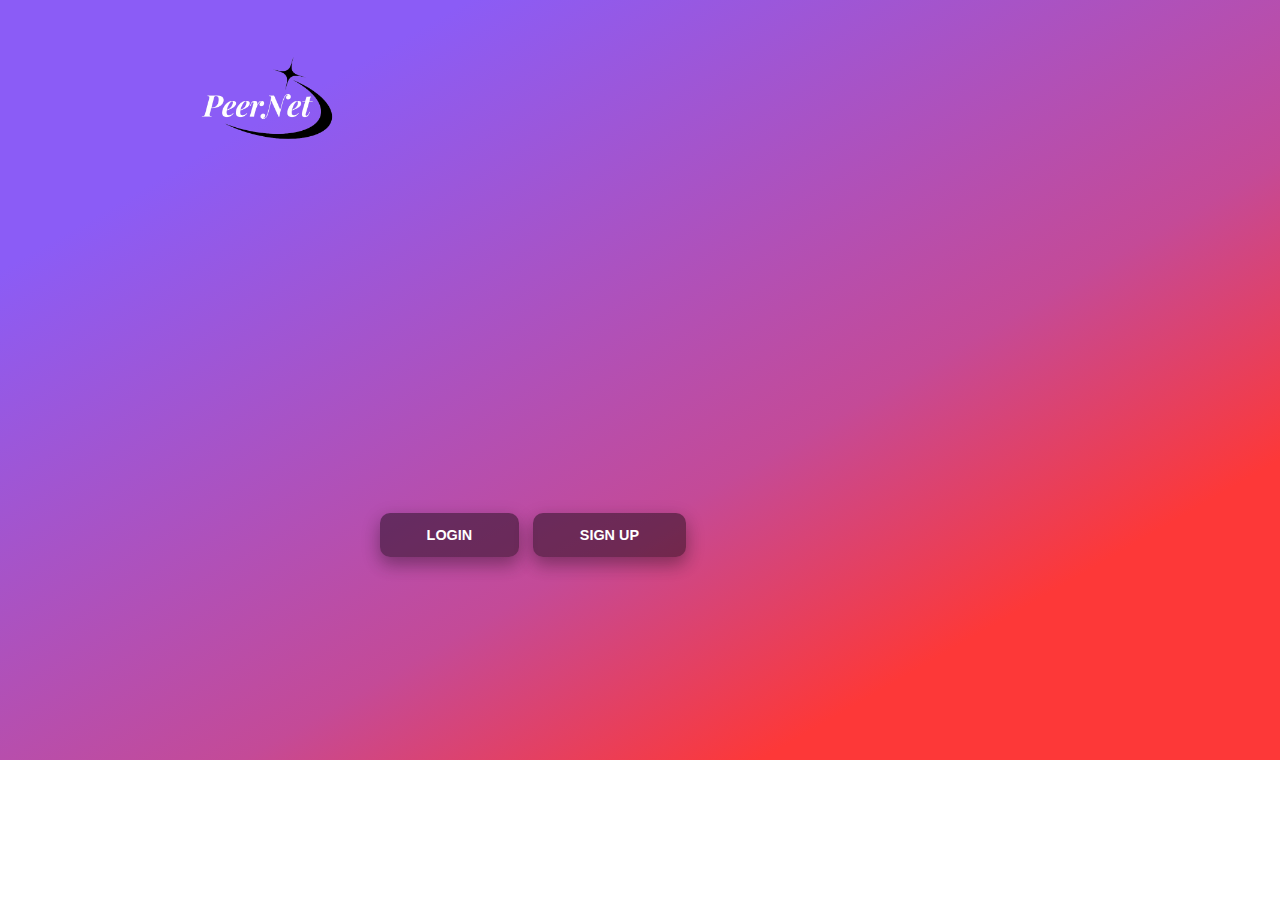
<file: index.html>
<!DOCTYPE html>
<html lang="en">

<head>
    <meta charset="UTF-8">
    <title>PeerNet</title>
    <link rel="stylesheet" href="./LandingPage.css">
    <link rel="icon" type="image/x-icon" href="img/pnw-rbg.png">
</head>

<body>
    <header>
        <div class="header">
            <nav class="navigation">
                <a href="#" class="navbar-logo"><img src="img/prnetm-rbg.png" height="150px" ></a>
            </nav>
        </div>
    </header>
    <script>
        window.addEventListener('mouseover', initLandbot, { once: true });
        window.addEventListener('touchstart', initLandbot, { once: true });
        var myLandbot;
        function initLandbot() {
          if (!myLandbot) {
            var s = document.createElement('script');s.type = 'text/javascript';s.async = true;
            s.addEventListener('load', function() {
              var myLandbot = new Landbot.Livechat({
                configUrl: 'https://storage.googleapis.com/landbot.online/v3/H-1469787-65QCG1GM0KMFPS7X/index.json',
              });
            });
            s.src = 'https://cdn.landbot.io/landbot-3/landbot-3.0.0.js';
            var x = document.getElementsByTagName('script')[0];
            x.parentNode.insertBefore(s, x);
          }
        }
        </script>
    <div class="block">
        <span></span>
        <span></span>
        <span></span>
        <span></span>
    </div>
    <div class="text">
        <h1>Welcome!</h1>
        <p>
            Hey there! Are you feeling a lack of belongingness after not being able to find friends who share similar
            interests?
            Or are you fed up of your regular food and are looking for good reccomendations from peers? Then look no
            further!
            You're at the right place!
        </p>
        <div class="button-area">
            <a href="login.html">Login</a>
            <a href="signup.html">Sign Up</a>
        </div>
    </div>

</body>

</html>
</file>
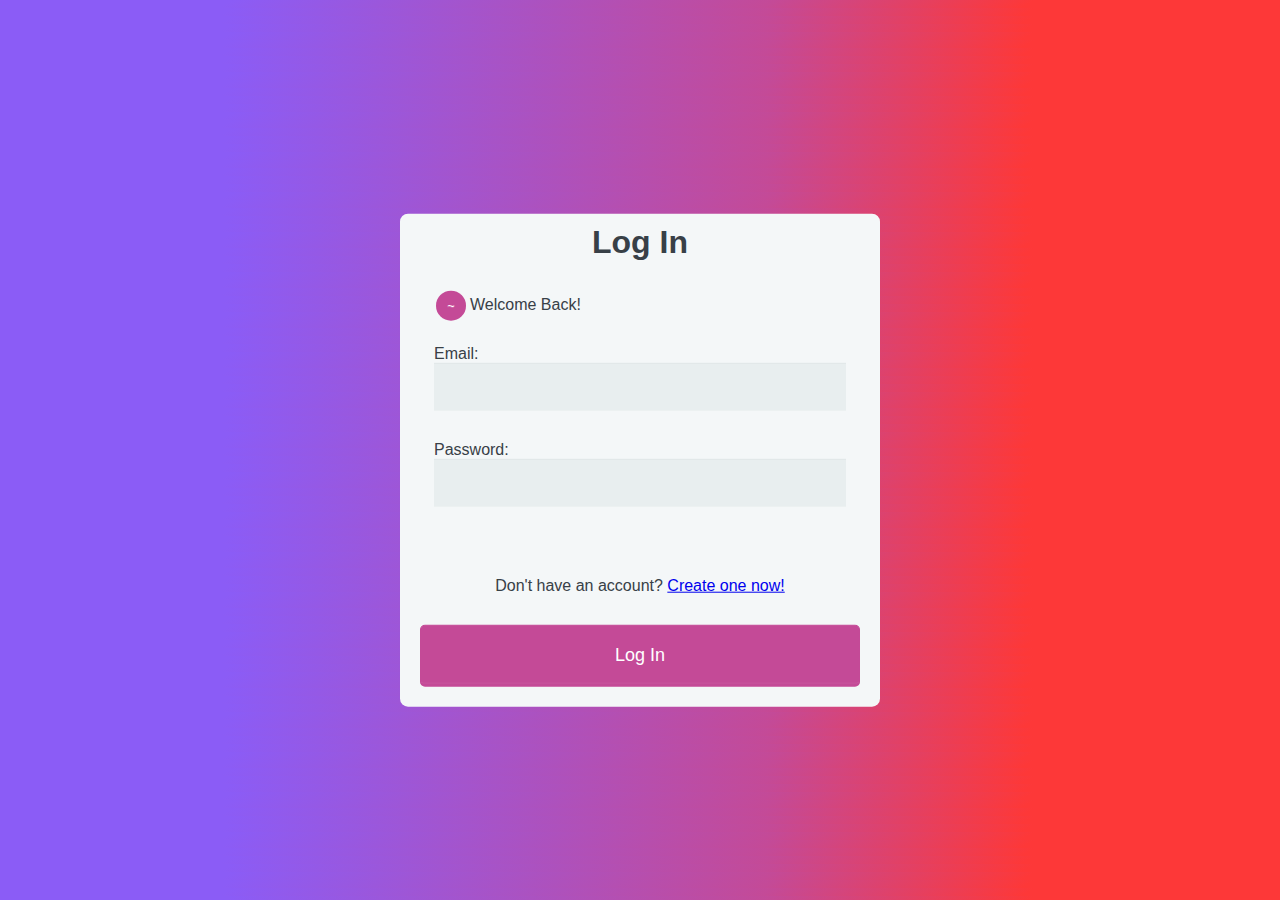
<file: login.html>
<!DOCTYPE html>
<html lang="en">

<head>
  <meta charset="UTF-8">
  <title>PN - Login</title>
  <link rel="shortcut icon" type="image" href="">
  <link rel="stylesheet" href="login.css">
  <link rel="icon" type="image/x-icon" href="img/pnw-rbg.png">

</head>

<body>
  <div class="row">
    <div class="col-md-12">
      <form action="HomePage.html">
        <h1> Log In </h1>

        <fieldset>

          <legend><span class="number">~</span>Welcome Back!</legend>
          <br>

          <label for="email">Email:</label>
          <input type="email" id="mail" name="user_email">

          <label for="password">Password:</label>
          <input type="password" id="password" name="user_password">

        </fieldset>
        <p>Don't have an account? <span><a href="signup.html">Create one now!</a></span></p>
        <button class="button" type="submit" href="HomePage.html">Log In</button>

      </form>
    </div>
  </div>

</body>

</html>
</file>
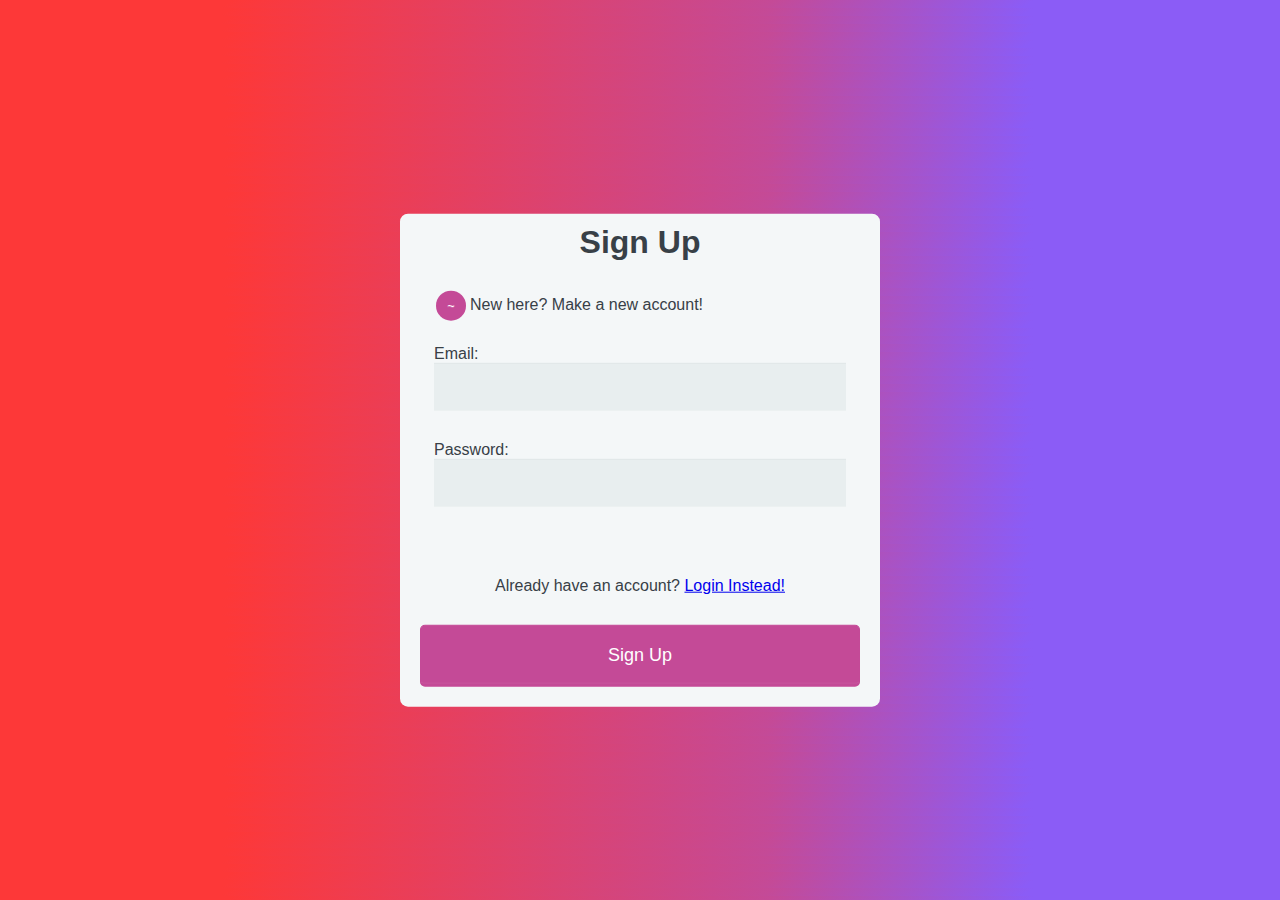
<file: signup.html>
<!DOCTYPE html>
<html lang="en">

<head>
  <meta charset="UTF-8">
  <title>PN - SignUp</title>
  <link rel="shortcut icon" type="image" href="">
  <link rel="stylesheet" href="signup.css">
  <link rel="icon" type="image/x-icon" href="img/pnw-rbg.png">

</head>

<body>
  <div class="row">
    <div class="col-md-12">
      <form action="HomePage.html">
        <h1> Sign Up </h1>

        <fieldset>

          <legend><span class="number">~</span>New here? Make a new account!</legend>
          <br>

          <label for="email">Email:</label>
          <input type="email" id="mail" name="user_email">

          <label for="password">Password:</label>
          <input type="password" id="password" name="user_password">

        </fieldset>
        <p>Already have an account? <span><a href="login.html">Login Instead!</a></span></p>
        <button class="button" type="submit" href="HomePage.html">Sign Up</button>

      </form>
    </div>
  </div>

</body>

</html>
</file>
<file: LandingPage.css>
html,
body {
    width: 100%;
    height: auto;
    margin: 0;
    padding: 0;
    font-family: "Open Sans", sans-serif;
}

.navigation {
    padding-top: 30px;
    padding-bottom: 30px;
    position: absolute;
    top: 0;
    width: 100%;
    z-index: 1;
}

.navbar-right {
    float: right;
    padding-right: 20%;
}

.navbar-right a {
    text-decoration: none;
    padding: 30px;
    color: #fff;
    font-family: Arial;
    font-weight: 500;
}

.navbar-right a:hover {
    text-decoration: underline;
}

.navbar-logo {
    padding-top: 20%;
    padding-left: 15%;
    font-family: Arial;
    font-size: 30px;
    font-weight: bold;
    text-decoration: none;
    color: #fff;
}

.block {
    width: 100%;
    height: 760px;
    background: linear-gradient(150deg, #8B5CF6 18%, #c44a97 60%, #fd3838 80%);
    /* transform: skewY(-12deg); */
    transform-origin: 0;
    position: absolute;
    top: 0;
}

.text {
    position: relative;
    height: 860px;
    display: flex;
    margin: -60px 0 0 380px;
    flex-direction: column;
    justify-content: center;
    color: #fff;
    max-width: 1024px;

}

.text h1 {
    font-size: 40px;
    opacity: 0.0;
    animation: fadein 1s;
    animation-delay: 0.2s;
    animation-fill-mode: forwards;
}

.text p {
    color: #d9fcff;
    font-size: 20px;
    max-width: 50%;
    font-size: 17px;
    line-height: 28px;
    opacity: 0;
    animation: fadein 1s;
    animation-delay: 0.8s;
    animation-fill-mode: forwards;
}

.button-area {
    position: relative;
    display: flex;
    flex-direction: row;
    justify-content: space-between;
    flex-wrap: wrap;
    max-width: 320px;
}

.button-area a {
    background: #00000070;
    border-radius: 10px;
    padding: 1em 1.6em;
    font-size: 0.9em;
    margin: 4em 1em 0 0;
    color: #fff;
    text-decoration: none;
    flex-grow: 1;
    text-align: center;
    text-transform: uppercase;
    font-weight: bold;
    box-shadow: 0 8px 16px 0 rgba(0, 0, 0, 0.2), 0 6px 20px 0 rgba(0, 0, 0, 0.19);
}

.footer .box-container {
    padding: auto;
    display: grid;
    grid-template-columns: repeat(auto-fit, minmax(22rem, 1fr));
    gap: 2rem;
}

@keyframes fadein {
    0% {
        opacity: 0;
    }

    100% {
        opacity: 1;
    }
}

@keyframes up {
    0% {
        transform: translateY(100px) rotate(-12deg);
        opacity: 0;
    }

    100% {
        transform: translateY(0) rotate(-12deg);
        opacity: 1;
    }
}
</file>
<file: login.css>
*,
*:before,
*:after {
  -moz-box-sizing: border-box;
  -webkit-box-sizing: border-box;
  box-sizing: border-box;
}

body {
  font-family: 'Nunito', sans-serif;
  color: #384047;
  background: linear-gradient(150deg, #8B5CF6 18%, #c44a97 60%, #fd3838 80%);
  transform-origin: 0;
}

form {
  max-width: 300px;
  margin: 10px auto;
  padding: 10px 20px;
  background: #f4f7f8;
  border-radius: 8px;
  left: 50%;
  top: 50%;
  position: absolute;
  transform: translate(-50%, -50%);
}

h1 {
  margin: 0 0 30px 0;
  text-align: center;
}
p {
  margin: 0 0 30px 0;
  text-align: center;
}
input[type="text"],
input[type="password"],
input[type="date"],
input[type="datetime"],
input[type="email"],
input[type="number"],
input[type="search"],
input[type="tel"],
input[type="time"],
input[type="url"],
textarea,
select {
  background: rgba(255, 255, 255, 0.1);
  border: none;
  font-size: 16px;
  height: auto;
  margin: 0;
  outline: 0;
  padding: 15px;
  width: 100%;
  background-color: #e8eeef;
  color: #8a97a0;
  box-shadow: 0 1px 0 rgba(0, 0, 0, 0.03) inset;
  margin-bottom: 30px;
}

input[type="radio"],
input[type="checkbox"] {
  margin: 0 4px 8px 0;
}

select {
  padding: 6px;
  height: 32px;
  border-radius: 2px;
}

button {
  padding: 19px 39px 18px 39px;
  color: #FFF;
  background-color: #c44a97;
  font-size: 18px;
  text-align: center;
  font-style: normal;
  border-radius: 5px;
  width: 100%;
  border: 1px solid #c44a97;
  border-width: 1px 1px 3px;
  box-shadow: 0 -1px 0 rgba(255, 255, 255, 0.1) inset;
  margin-bottom: 10px;
}

fieldset {
  margin-bottom: 30px;
  border: none;
}

.number {
  background-color: #c44a97;
  color: #fff;
  height: 30px;
  width: 30px;
  display: inline-block;
  font-size: 0.8em;
  margin-right: 4px;
  line-height: 30px;
  text-align: center;
  text-shadow: 0 1px 0 rgba(255, 255, 255, 0.2);
  border-radius: 100%;
}

@media screen and (min-width: 480px) {

  form {
    max-width: 480px;
  }

}
</file>
<file: signup.css>
*,
*:before,
*:after {
  -moz-box-sizing: border-box;
  -webkit-box-sizing: border-box;
  box-sizing: border-box;
}

body {
  font-family: 'Nunito', sans-serif;
  color: #384047;
  background: linear-gradient(150deg, #fd3838 18%, #c44a97 60%, #8B5CF6 80%);
  transform-origin: 0;
}

form {
  max-width: 300px;
  margin: 10px auto;
  padding: 10px 20px;
  background: #f4f7f8;
  border-radius: 8px;
  left: 50%;
  top: 50%;
  position: absolute;
  transform: translate(-50%, -50%);
}

h1 {
  margin: 0 0 30px 0;
  text-align: center;
}
p {
  margin: 0 0 30px 0;
  text-align: center;
}

input[type="text"],
input[type="password"],
input[type="date"],
input[type="datetime"],
input[type="email"],
input[type="number"],
input[type="search"],
input[type="tel"],
input[type="time"],
input[type="url"],
textarea,
select {
  background: rgba(255, 255, 255, 0.1);
  border: none;
  font-size: 16px;
  height: auto;
  margin: 0;
  outline: 0;
  padding: 15px;
  width: 100%;
  background-color: #e8eeef;
  color: #8a97a0;
  box-shadow: 0 1px 0 rgba(0, 0, 0, 0.03) inset;
  margin-bottom: 30px;
}

input[type="radio"],
input[type="checkbox"] {
  margin: 0 4px 8px 0;
}

select {
  padding: 6px;
  height: 32px;
  border-radius: 2px;
}

button {
  padding: 19px 39px 18px 39px;
  color: #FFF;
  background-color: #c44a97;
  font-size: 18px;
  text-align: center;
  font-style: normal;
  border-radius: 5px;
  width: 100%;
  border: 1px solid #c44a97;
  border-width: 1px 1px 3px;
  box-shadow: 0 -1px 0 rgba(255, 255, 255, 0.1) inset;
  margin-bottom: 10px;
}

fieldset {
  margin-bottom: 30px;
  border: none;
}

.number {
  background-color: #c44a97;
  color: #fff;
  height: 30px;
  width: 30px;
  display: inline-block;
  font-size: 0.8em;
  margin-right: 4px;
  line-height: 30px;
  text-align: center;
  text-shadow: 0 1px 0 rgba(255, 255, 255, 0.2);
  border-radius: 100%;
}

@media screen and (min-width: 480px) {

  form {
    max-width: 480px;
  }

}
</file>
